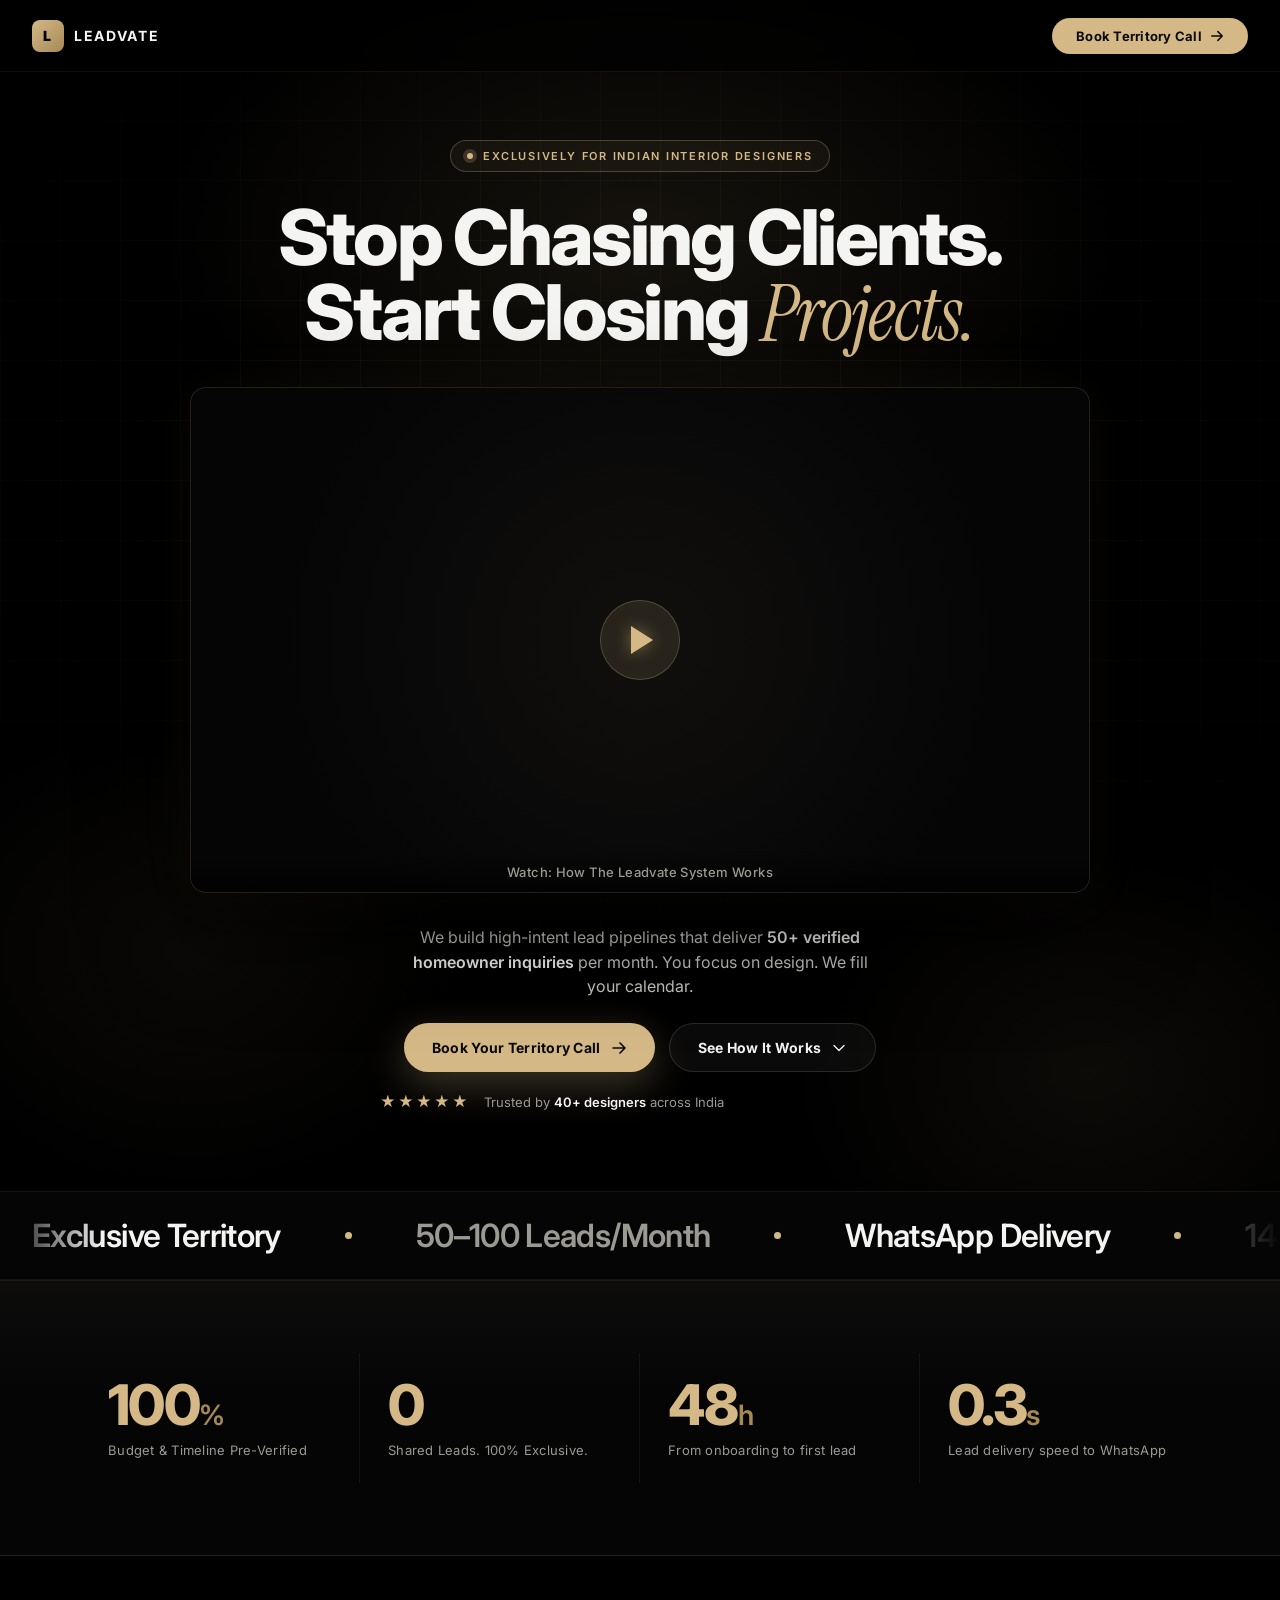
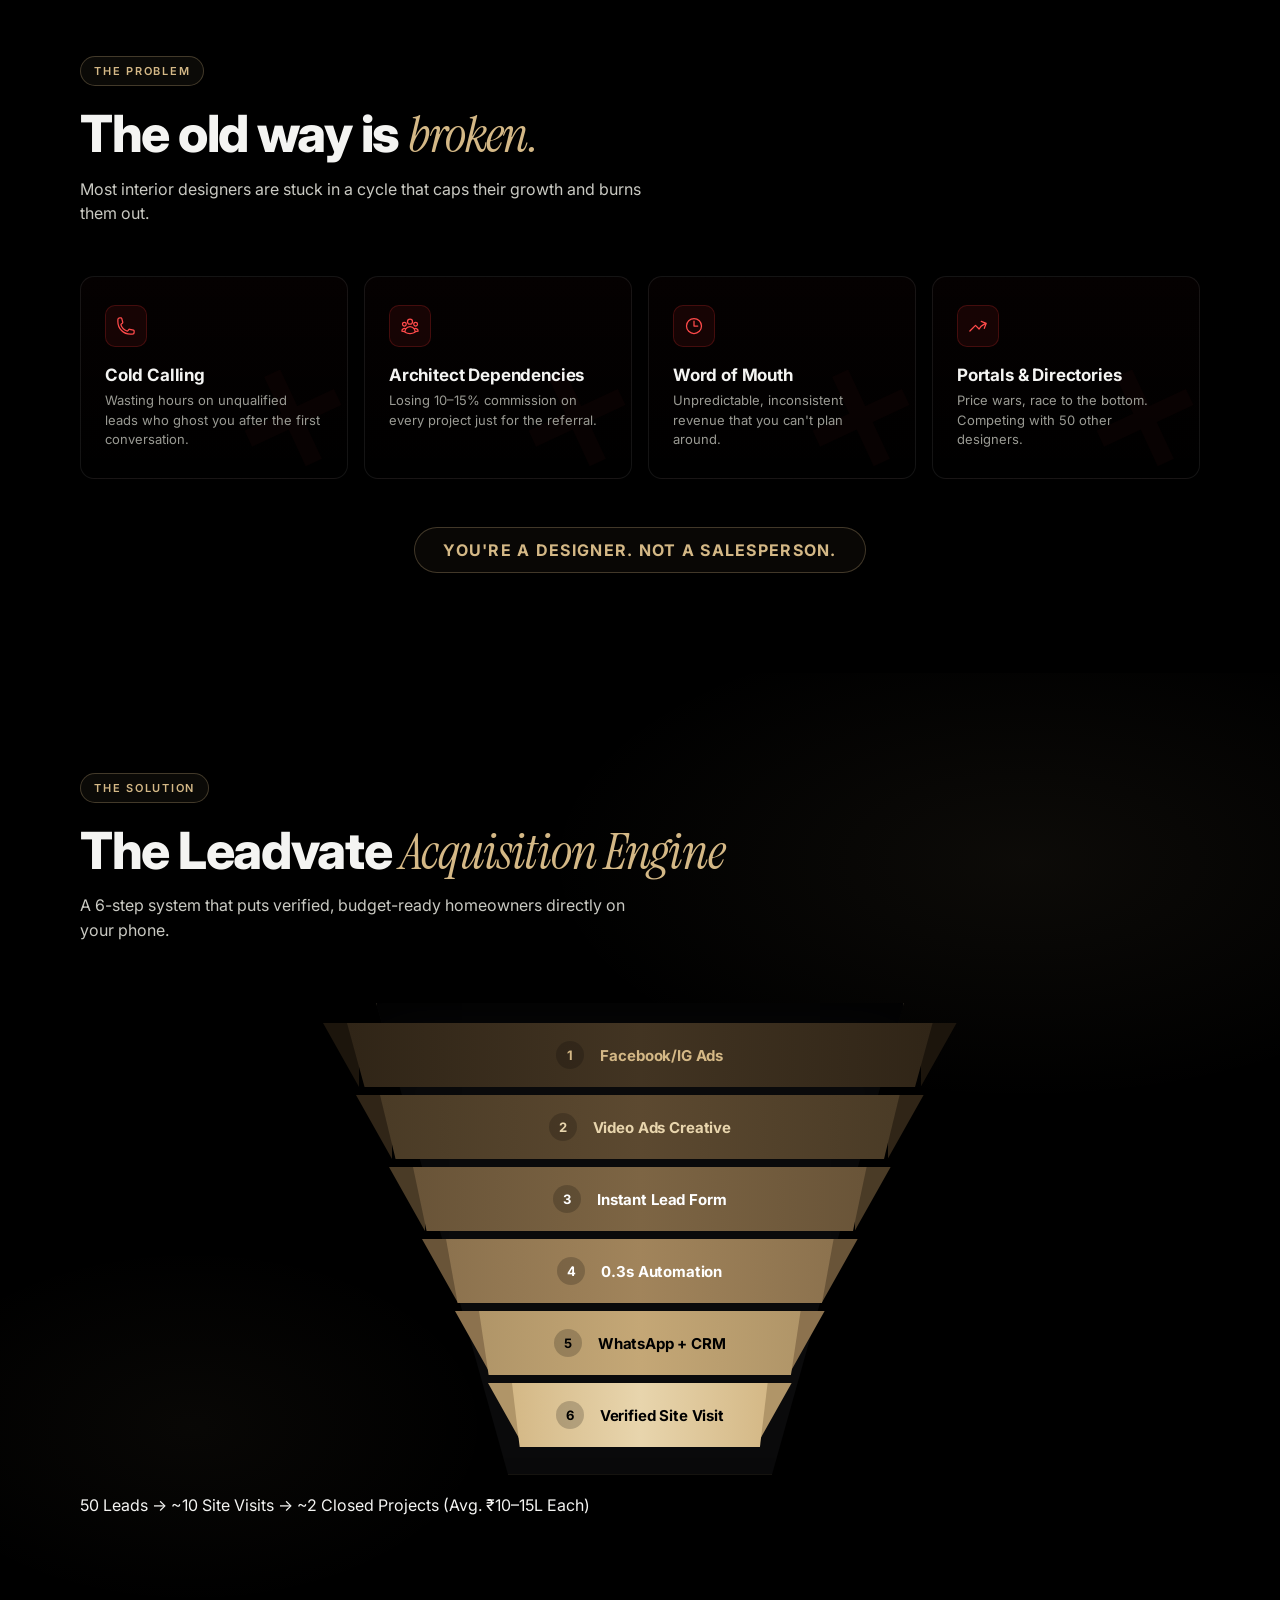
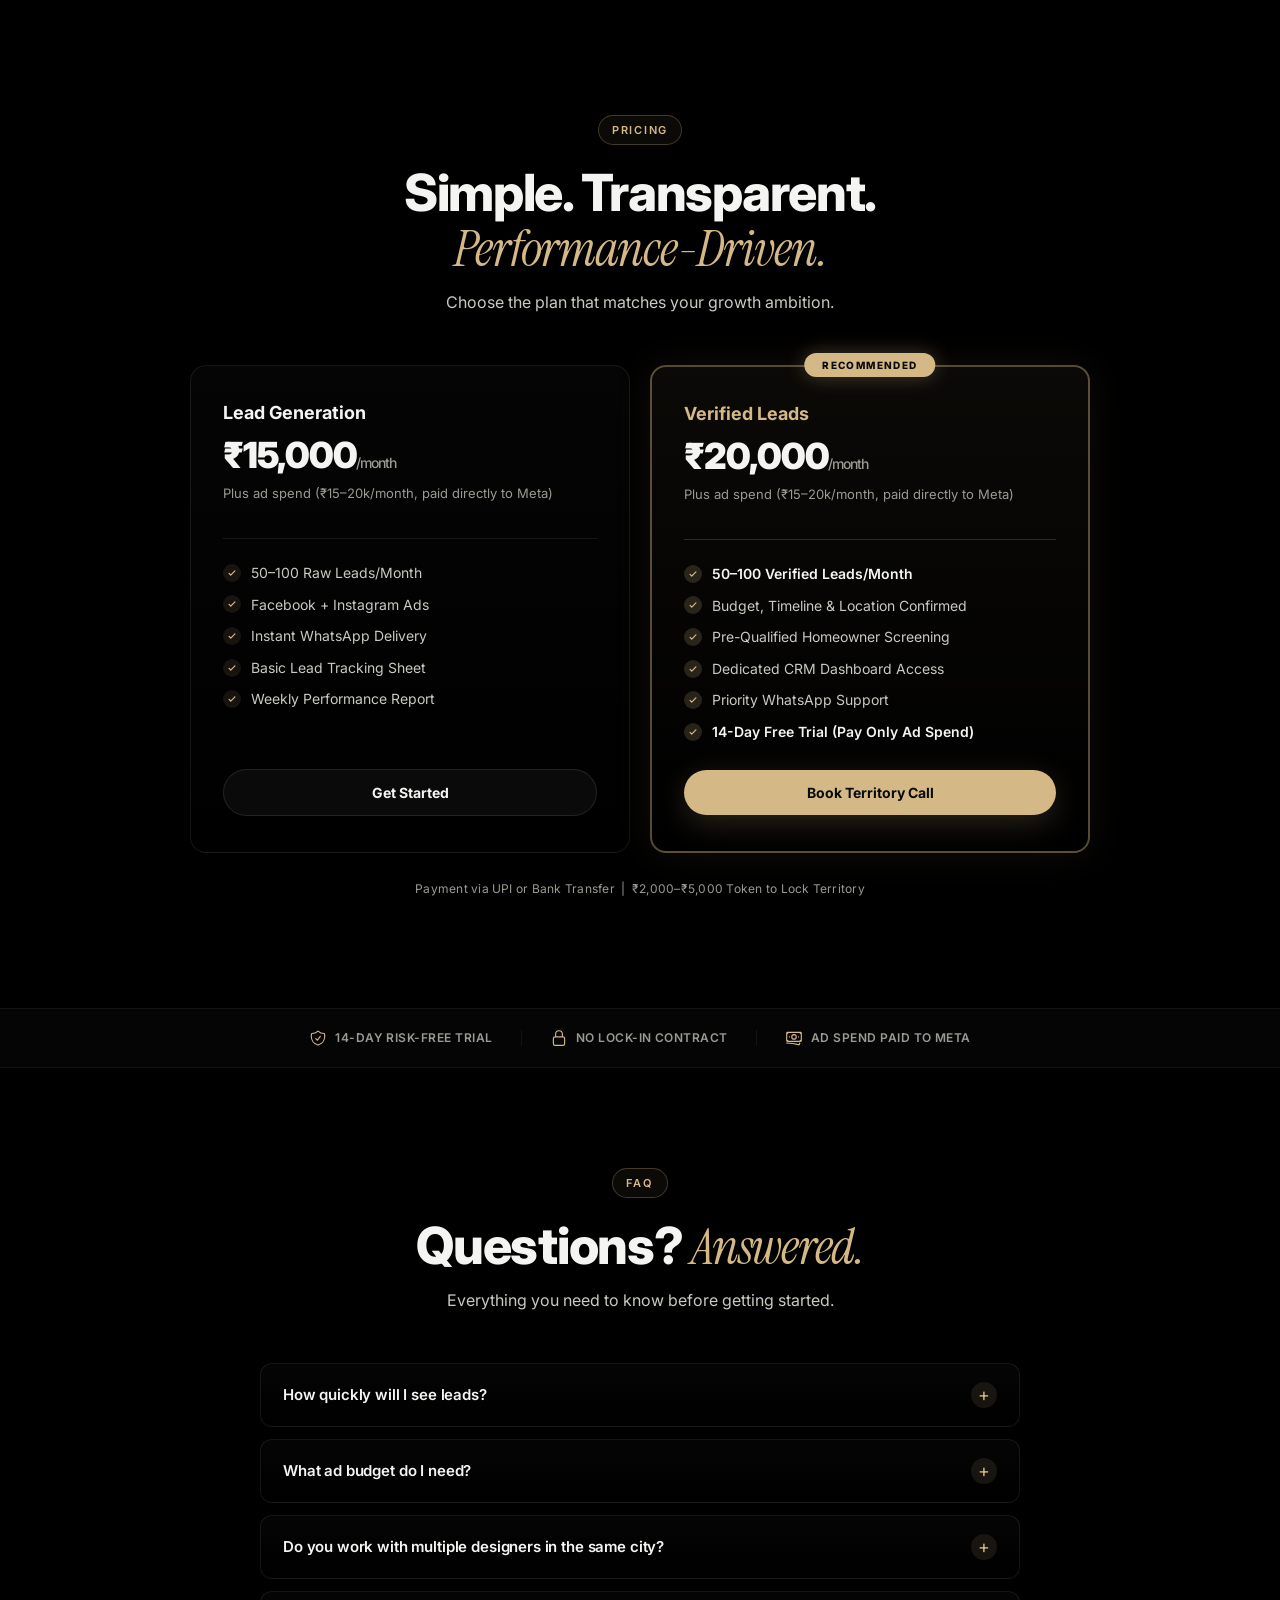
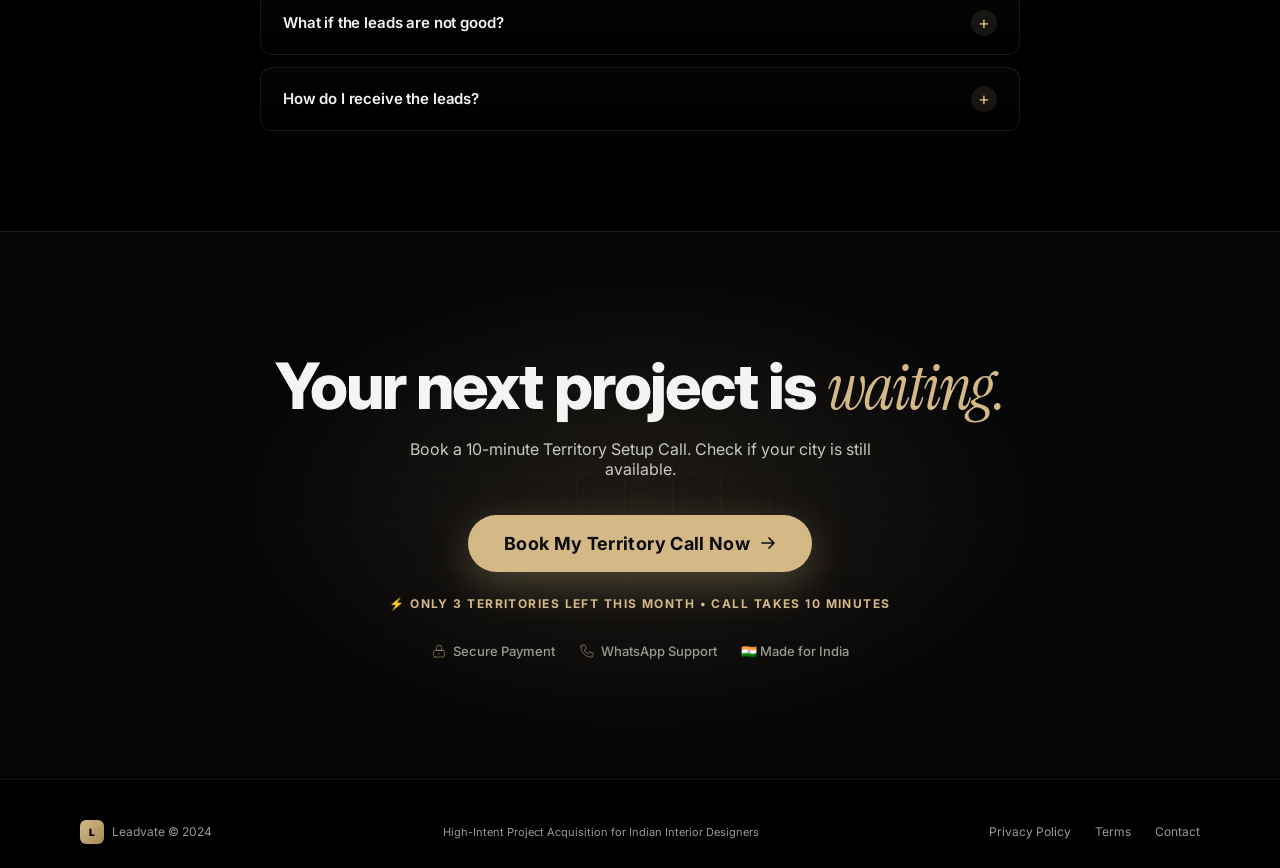
<file: index.html>
<!DOCTYPE html>
<html lang="en" class="scroll-smooth">
<head>
    <meta charset="UTF-8">
    <meta name="viewport" content="width=device-width, initial-scale=1.0">
    <title>Leadvate | Lead Generation for Indian Interior Designers</title>
    <meta name="description" content="Get 50–100 verified homeowner leads per month. Exclusive territory. 14-day trial.">
    
    <!-- Google Fonts -->
    <link rel="preconnect" href="https://fonts.googleapis.com">
    <link rel="preconnect" href="https://fonts.gstatic.com" crossorigin>
    <link href="https://fonts.googleapis.com/css2?family=Inter:wght@400;500;600;700;800;900&family=Instrument+Serif:ital@0;1&display=swap" rel="stylesheet">

    <style>
    /* ===== CSS VARIABLES ===== */
    :root {
        --accent: #D4B886;
        --accent-soft: #E8D5AD;
        --accent-deep: #A68A56;
        --ink: #000000;
        --surface: #0a0a0b;
        --surface-2: #111113;
        --text: #f4f4f2;
        --mute: #9a9a93;
        --line: rgba(212, 184, 134, 0.28);
        --line-2: rgba(255,255,255,0.08);
        --sans: 'Inter', Arial, Helvetica, sans-serif;
        --serif: 'Instrument Serif', Georgia, serif;
    }

    /* ===== RESET ===== */
    *, *::before, *::after { box-sizing: border-box; }
    html { scroll-behavior: smooth; }
    body { 
        margin: 0; padding: 0; 
        background: var(--ink); color: var(--text); 
        font-family: var(--sans); 
        -webkit-font-smoothing: antialiased; 
        overflow-x: hidden;
    }
    img { display: block; max-width: 100%; }
    a { color: inherit; text-decoration: none; }

    /* ===== SCROLLBAR ===== */
    ::-webkit-scrollbar { width: 6px; }
    ::-webkit-scrollbar-track { background: #000; }
    ::-webkit-scrollbar-thumb { background: #1A1A1A; border-radius: 3px; }
    ::-webkit-scrollbar-thumb:hover { background: var(--accent); }
    ::selection { background: var(--accent); color: #000; }

    /* ===== NAV ===== */
    .nav {
        position: fixed; top: 0; left: 0; right: 0; z-index: 100;
        padding: 0 32px;
        display: flex; align-items: center; justify-content: space-between;
        height: 72px;
        background: rgba(0,0,0,0.6);
        backdrop-filter: blur(16px); -webkit-backdrop-filter: blur(16px);
        border-bottom: 1px solid rgba(212,184,134,0.08);
        transition: all 0.3s;
    }
    .nav-logo {
        display: flex; align-items: center; gap: 10px;
        font-weight: 700; letter-spacing: 0.12em; font-size: 14px;
        color: var(--text); text-transform: uppercase;
    }
    .nav-logo-icon {
        width: 32px; height: 32px; border-radius: 8px;
        background: linear-gradient(135deg, var(--accent), var(--accent-deep));
        display: grid; place-items: center;
        color: #000; font-weight: 900; font-size: 14px;
    }
    .nav-cta {
        display: inline-flex; align-items: center; gap: 8px;
        padding: 10px 24px;
        background: var(--accent); color: #0a0a0b;
        font-weight: 700; font-size: 13px; letter-spacing: 0.02em;
        border-radius: 999px;
        transition: transform 0.2s, box-shadow 0.2s;
        box-shadow: 0 0 0 0 rgba(212,184,134,0.4);
    }
    .nav-cta:hover {
        transform: translateY(-1px);
        box-shadow: 0 8px 30px rgba(212,184,134,0.3);
    }
    .nav-cta svg { width: 14px; height: 14px; }
    @media (max-width: 600px) {
        .nav { padding: 0 16px; }
        .nav-cta { font-size: 11px; padding: 8px 16px; }
    }

    /* ===== HERO ===== */
    .hero {
        position: relative;
        min-height: 100vh;
        padding: 140px 32px 80px;
        display: flex; flex-direction: column;
        align-items: center; justify-content: center;
        text-align: center;
        overflow: hidden; isolation: isolate;
    }
    .hero::before {
        content: ''; position: absolute; inset: 0;
        background:
            radial-gradient(800px 500px at 50% 20%, rgba(212,184,134,0.10), transparent 60%),
            radial-gradient(500px 400px at 15% 80%, rgba(212,184,134,0.05), transparent 60%),
            radial-gradient(500px 400px at 85% 90%, rgba(212,184,134,0.06), transparent 60%);
        z-index: -1;
    }
    .hero::after {
        content: ''; position: absolute; inset: 0;
        background-image:
            linear-gradient(rgba(212,184,134,0.04) 1px, transparent 1px),
            linear-gradient(90deg, rgba(212,184,134,0.04) 1px, transparent 1px);
        background-size: 60px 60px;
        mask-image: radial-gradient(ellipse 80% 60% at 50% 40%, #000 40%, transparent 80%);
        -webkit-mask-image: radial-gradient(ellipse 80% 60% at 50% 40%, #000 40%, transparent 80%);
        z-index: -1;
    }
    @media (max-width: 760px) {
        .hero { padding: 120px 20px 60px; min-height: auto; }
    }

    /* ===== EYEBROW BADGE ===== */
    .eyebrow {
        display: inline-flex; align-items: center; gap: 10px;
        padding: 8px 16px; border: 1px solid var(--line);
        border-radius: 999px;
        font-size: 11px; letter-spacing: 0.16em; text-transform: uppercase;
        color: var(--accent); background: rgba(212,184,134,0.05);
        font-weight: 600; margin-bottom: 28px;
    }
    .eyebrow .dot {
        width: 6px; height: 6px; border-radius: 50%;
        background: var(--accent);
        box-shadow: 0 0 0 4px rgba(212,184,134,0.2);
        animation: pulse-dot 2s infinite;
    }
    @keyframes pulse-dot { 50% { box-shadow: 0 0 0 8px rgba(212,184,134,0); } }

    /* ===== HERO TITLE ===== */
    .hero-title {
        font-weight: 800;
        font-size: clamp(38px, 6vw, 86px);
        line-height: 0.98; letter-spacing: -0.035em;
        margin: 0 0 24px; max-width: 18ch; text-wrap: balance;
    }
    .hero-title em {
        font-family: var(--serif);
        font-style: italic; font-weight: 400;
        color: var(--accent); letter-spacing: -0.02em;
    }
    .hero-sub {
        font-size: clamp(16px, 1.5vw, 19px);
        line-height: 1.55; color: #c9c9c2;
        max-width: 52ch; margin: 0 0 36px; text-wrap: pretty;
    }
    .hero-sub strong { color: var(--text); font-weight: 600; }

    /* ===== BUTTONS ===== */
    .btn {
        display: inline-flex; align-items: center; gap: 10px;
        padding: 15px 28px; font-weight: 700; font-size: 14px;
        letter-spacing: 0.02em; border-radius: 999px;
        cursor: pointer; transition: transform 0.2s, box-shadow 0.2s;
        border: none; white-space: nowrap; text-decoration: none;
    }
    .btn-primary {
        background: var(--accent); color: #0a0a0b;
        box-shadow: 0 12px 40px rgba(212,184,134,0.3);
    }
    .btn-primary:hover {
        transform: translateY(-2px);
        box-shadow: 0 18px 50px rgba(212,184,134,0.45);
    }
    .btn-ghost {
        background: rgba(255,255,255,0.04); color: var(--text);
        border: 1px solid rgba(255,255,255,0.12);
    }
    .btn-ghost:hover { border-color: var(--accent); color: var(--accent); }
    .btn svg { width: 16px; height: 16px; }

    .hero-ctas {
        display: flex; gap: 14px; flex-wrap: wrap; justify-content: center;
        margin-bottom: 8px;
    }
    .hero-proof {
        margin-top: 40px;
        display: flex; align-items: center; gap: 14px;
        color: var(--mute); font-size: 13px;
    }
    .hero-proof .stars { color: var(--accent); letter-spacing: 2px; font-size: 15px; }
    .hero-proof b { color: var(--text); font-weight: 600; }

    /* ===== VSL VIDEO ===== */
    .vsl-wrap {
        width: 100%; max-width: 900px;
        margin: 48px auto 0;
        position: relative;
        border-radius: 16px; overflow: hidden;
        border: 1px solid rgba(212,184,134,0.15);
        box-shadow: 0 40px 100px rgba(0,0,0,0.6), 0 0 60px rgba(212,184,134,0.06);
        aspect-ratio: 16/9;
        background: #050506;
        cursor: pointer;
    }
    .vsl-wrap::before {
        content: ''; position: absolute; inset: 0;
        background: radial-gradient(circle at 50% 50%, rgba(212,184,134,0.06), transparent 70%);
    }
    .vsl-play {
        position: absolute; top: 50%; left: 50%; transform: translate(-50%, -50%);
        width: 80px; height: 80px; border-radius: 50%;
        background: rgba(212,184,134,0.12); border: 1px solid rgba(212,184,134,0.25);
        display: grid; place-items: center;
        transition: all 0.4s;
        animation: glow-pulse 2s ease-in-out infinite alternate;
    }
    @keyframes glow-pulse {
        0% { box-shadow: 0 0 20px rgba(212,184,134,0.15); }
        100% { box-shadow: 0 0 40px rgba(212,184,134,0.3); }
    }
    .vsl-wrap:hover .vsl-play {
        background: rgba(212,184,134,0.2); transform: translate(-50%, -50%) scale(1.08);
    }
    .vsl-play-tri {
        width: 0; height: 0;
        border-top: 14px solid transparent;
        border-left: 22px solid var(--accent);
        border-bottom: 14px solid transparent;
        margin-left: 4px;
        filter: drop-shadow(0 0 8px rgba(212,184,134,0.5));
    }
    .vsl-label {
        position: absolute; bottom: 0; left: 0; right: 0;
        padding: 12px 16px;
        background: linear-gradient(to top, rgba(0,0,0,0.8), transparent);
        text-align: center; color: var(--mute); font-size: 13px; font-weight: 500;
        letter-spacing: 0.03em;
    }

    /* ===== MARQUEE ===== */
    .marquee-wrap {
        padding: 24px 0;
        background: #050506;
        border-top: 1px solid rgba(212,184,134,0.08);
        border-bottom: 1px solid rgba(212,184,134,0.08);
        overflow: hidden;
    }
    .marquee-track {
        display: flex; gap: 0;
        animation: marquee-scroll 40s linear infinite;
        flex-shrink: 0; width: max-content;
    }
    .marquee-track:hover { animation-play-state: paused; }
    @keyframes marquee-scroll {
        from { transform: translateX(0); }
        to { transform: translateX(-50%); }
    }
    .marquee-item {
        display: inline-flex; align-items: center; gap: 32px;
        padding: 0 32px;
        font-weight: 600; font-size: clamp(20px, 2.5vw, 36px);
        letter-spacing: -0.02em; white-space: nowrap; color: var(--text);
    }
    .marquee-item::after {
        content: ''; display: inline-block;
        width: 7px; height: 7px;
        background: var(--accent); border-radius: 50%; margin-left: 32px;
    }
    .marquee-item.alt { color: var(--mute); }
    .marquee-mask {
        mask-image: linear-gradient(90deg, transparent 0, #000 8%, #000 92%, transparent 100%);
        -webkit-mask-image: linear-gradient(90deg, transparent 0, #000 8%, #000 92%, transparent 100%);
        overflow: hidden;
    }

    /* ===== SHARED SECTION ===== */
    .section {
        position: relative; padding: 100px 32px;
        isolation: isolate;
    }
    .section-wrap { max-width: 1120px; margin: 0 auto; }
    .section-eyebrow {
        display: inline-flex; align-items: center; gap: 10px;
        padding: 7px 13px; border: 1px solid var(--line);
        border-radius: 999px;
        font-size: 11px; letter-spacing: 0.16em; text-transform: uppercase;
        color: var(--accent); background: rgba(212,184,134,0.05);
        font-weight: 600; margin-bottom: 20px;
    }
    .section-title {
        font-weight: 800;
        font-size: clamp(30px, 4vw, 52px);
        line-height: 1.08; letter-spacing: -0.025em;
        margin: 0 0 14px; max-width: 24ch; text-wrap: balance;
    }
    .section-title em {
        font-family: var(--serif); font-style: italic;
        font-weight: 400; color: var(--accent);
    }
    .section-sub {
        font-size: 16px; line-height: 1.55; color: #c9c9c2;
        max-width: 58ch; margin: 0 0 50px; text-wrap: pretty;
    }
    @media (max-width: 760px) {
        .section { padding: 72px 20px; }
        .section-sub { margin-bottom: 36px; }
    }

    /* ===== STATS BAND ===== */
    .stats-band {
        background:
            linear-gradient(180deg, rgba(212,184,134,0.04), transparent 40%),
            #050506;
        padding: 72px 32px;
        border-top: 1px solid rgba(212,184,134,0.12);
        border-bottom: 1px solid rgba(212,184,134,0.12);
    }
    .stats-grid {
        max-width: 1120px; margin: 0 auto;
        display: grid; grid-template-columns: repeat(4, 1fr);
        gap: 0;
    }
    .stat-item {
        padding: 24px 28px;
        border-right: 1px solid rgba(255,255,255,0.06);
    }
    .stat-item:last-child { border-right: none; }
    .stat-num {
        font-weight: 800;
        font-size: clamp(36px, 4.5vw, 56px);
        line-height: 1; letter-spacing: -0.03em;
        color: var(--accent); margin-bottom: 8px;
    }
    .stat-num .unit {
        font-size: 0.5em; color: var(--accent-deep);
        font-weight: 600; letter-spacing: -0.01em;
    }
    .stat-label {
        color: var(--mute); font-size: 13px;
        line-height: 1.4; letter-spacing: 0.02em;
    }
    @media (max-width: 860px) {
        .stats-grid { grid-template-columns: repeat(2, 1fr); }
        .stat-item { border-right: none; border-bottom: 1px solid rgba(255,255,255,0.06); }
        .stat-item:nth-last-child(-n+2) { border-bottom: none; }
    }

    /* ===== PROBLEM CARDS ===== */
    .problems-grid {
        display: grid; grid-template-columns: repeat(4, 1fr);
        gap: 16px; margin-bottom: 48px;
    }
    .problem-card {
        position: relative; overflow: hidden;
        padding: 28px 24px; border-radius: 14px;
        border: 1px solid var(--line-2);
        background: linear-gradient(180deg, rgba(255,50,50,0.02), transparent);
        transition: border-color 0.3s, transform 0.3s, background 0.3s;
    }
    .problem-card:hover {
        border-color: rgba(255,50,50,0.4);
        background: linear-gradient(180deg, rgba(255,50,50,0.06), transparent);
        transform: translateY(-4px);
    }
    .problem-card::before {
        content: '✕';
        position: absolute; right: -10px; bottom: -40px;
        font-size: 160px; font-weight: 900;
        color: rgba(255,50,50,0.03);
        transform: rotate(20deg) scale(0.8);
        transition: transform 0.5s cubic-bezier(0.2, 0.8, 0.2, 1), color 0.3s;
        z-index: 0; pointer-events: none;
    }
    .problem-card:hover::before {
        transform: rotate(0deg) scale(1);
        color: rgba(255,50,50,0.12);
    }
    .problem-icon {
        position: relative; z-index: 1;
        width: 42px; height: 42px; border-radius: 10px;
        background: rgba(255,50,50,0.08); border: 1px solid rgba(255,50,50,0.2);
        display: grid; place-items: center;
        color: #ff4a4a; margin-bottom: 18px;
    }
    .problem-icon svg { width: 20px; height: 20px; }
    .problem-card h3 {
        position: relative; z-index: 1;
        font-size: 17px; font-weight: 700;
        letter-spacing: -0.01em; margin: 0 0 6px;
    }
    .problem-card p {
        position: relative; z-index: 1;
        color: var(--mute); font-size: 13px;
        line-height: 1.5; margin: 0;
    }
    .problem-punchline {
        text-align: center; margin-top: 12px;
    }
    .problem-punchline span {
        display: inline-flex; align-items: center; gap: 10px;
        padding: 12px 28px; border: 1px solid var(--line);
        border-radius: 999px;
        font-size: 16px; font-weight: 700; color: var(--accent);
        letter-spacing: 0.08em; text-transform: uppercase;
        background: rgba(212,184,134,0.04);
    }
    @media (max-width: 860px) {
        .problems-grid { grid-template-columns: repeat(2, 1fr); }
    }
    @media (max-width: 560px) {
        .problems-grid { grid-template-columns: 1fr; }
    }

    /* ===== PROCESS / ENGINE FUNNEL ===== */
    .engine-section {
        background: var(--ink);
        position: relative;
        overflow: hidden;
    }
    .engine-section::before {
        content: ''; position: absolute; inset: 0;
        background:
            radial-gradient(800px 400px at 80% 20%, rgba(212,184,134,0.06), transparent 60%),
            radial-gradient(500px 300px at 15% 80%, rgba(212,184,134,0.04), transparent 60%);
        z-index: -1;
    }
    /* ===== 3D RIBBON FUNNEL ===== */
    .snake-funnel-container {
        position: relative;
        max-width: 660px;
        margin: 60px auto 20px;
        padding: 20px 0;
        display: flex; flex-direction: column;
    }
    .funnel-cone-bg {
        position: absolute;
        top: 0; bottom: 0; left: 10%; right: 10%;
        background: #0a0a0b;
        border: 1px solid rgba(212,184,134,0.15);
        border-top: none;
        clip-path: polygon(0 0, 100% 0, 75% 100%, 25% 100%);
        z-index: 0;
        box-shadow: inset 0 30px 60px rgba(0,0,0,0.9);
    }
    .ribbon {
        width: var(--rw);
        height: 64px;
        margin: 0 auto 8px;
        position: relative;
        z-index: 2;
        opacity: 0;
        transform: translateY(40px) scale(0.95);
        transition: opacity 0.8s cubic-bezier(0.2, 0.8, 0.2, 1), transform 0.8s cubic-bezier(0.2, 0.8, 0.2, 1);
        transition-delay: var(--delay);
        will-change: opacity, transform;
    }
    
    .snake-funnel-container.visible .ribbon {
        opacity: 1;
        transform: translateY(0) scale(1);
    }

    .snake-funnel-container.visible .ribbon:hover {
        transform: scale(1.04) translateY(-4px);
        transition-delay: 0s;
        transition-duration: 0.3s;
        z-index: 20;
    }

    .snake-funnel-container.visible .ribbon:hover .r-front {
        filter: brightness(1.15);
    }
    
    .r-1 { z-index: 10; }
    .r-2 { z-index: 9; }
    .r-3 { z-index: 8; }
    .r-4 { z-index: 7; }
    .r-5 { z-index: 6; }
    .r-6 { z-index: 5; }

    .r-front {
        position: absolute;
        inset: 0 24px;
        background: var(--r-grad);
        clip-path: polygon(0 0, 100% 0, 97% 100%, 3% 100%);
        z-index: 3;
        display: flex; align-items: center; justify-content: center; gap: 16px;
        padding: 0 20px;
    }

    .r-fold-left, .r-fold-right {
        position: absolute;
        top: 0; width: 36px; height: 100%;
        background: var(--r-fold);
        z-index: 1;
    }
    .r-fold-left {
        left: 0;
        clip-path: polygon(0 0, 100% 0, 100% 100%);
    }
    .r-fold-right {
        right: 0;
        clip-path: polygon(0 0, 100% 0, 0 100%);
    }

    .r-num {
        display: flex; align-items: center; justify-content: center;
        width: 28px; height: 28px; border-radius: 50%;
        background: rgba(0,0,0,0.2);
        color: var(--r-text);
        font-size: 13px; font-weight: 700;
        flex-shrink: 0;
    }
    .r-text {
        color: var(--r-text);
        font-size: 15px; font-weight: 700;
        letter-spacing: -0.01em;
        white-space: nowrap;
    }

    @media (max-width: 600px) {
        .r-text { font-size: 13px; }
        .ribbon { height: 56px; }
        .snake-funnel-container { padding: 10px 0; }
        .funnel-cone-bg { left: 2%; right: 2%; }
        .r-front { inset: 0 16px; padding: 0 10px; gap: 8px; }
        .r-fold-left, .r-fold-right { width: 24px; }
    }

    /* ===== PRICING ===== */
    .pricing-grid {
        display: grid; grid-template-columns: repeat(2, 1fr);
        gap: 20px; max-width: 900px; margin: 0 auto;
    }
    .price-card {
        padding: 36px 32px; border-radius: 16px;
        border: 1px solid var(--line-2);
        background: linear-gradient(180deg, rgba(255,255,255,0.02), transparent);
        display: flex; flex-direction: column;
        transition: border-color 0.3s;
    }
    .price-card:hover { border-color: rgba(212,184,134,0.25); }
    .price-card.premium {
        border: 2px solid rgba(212,184,134,0.4);
        background: linear-gradient(180deg, rgba(212,184,134,0.05), transparent);
        position: relative;
        box-shadow: 0 0 40px rgba(212,184,134,0.08);
    }
    .price-card.premium:hover { border-color: rgba(212,184,134,0.6); }
    .price-badge {
        position: absolute; top: -14px; left: 50%; transform: translateX(-50%);
        background: var(--accent); color: #0a0a0b;
        padding: 6px 18px; border-radius: 999px;
        font-size: 10px; font-weight: 800; letter-spacing: 0.14em;
        text-transform: uppercase;
        box-shadow: 0 0 20px rgba(212,184,134,0.3);
    }
    .price-header {
        padding-bottom: 24px; margin-bottom: 24px;
        border-bottom: 1px solid var(--line-2);
    }
    .price-card.premium .price-header { border-color: rgba(212,184,134,0.2); }
    .price-header h3 {
        font-size: 18px; font-weight: 700; margin: 0 0 10px;
    }
    .price-card.premium .price-header h3 { color: var(--accent); }
    .price-amount {
        font-size: 36px; font-weight: 900; letter-spacing: -0.03em;
    }
    .price-amount span { font-size: 14px; font-weight: 500; color: var(--mute); }
    .price-note {
        font-size: 13px; color: var(--mute); margin-top: 8px;
    }
    .price-features {
        list-style: none; padding: 0; margin: 0 0 28px;
        display: flex; flex-direction: column; gap: 12px;
        flex: 1;
    }
    .price-features li {
        display: flex; align-items: center; gap: 10px;
        font-size: 14px; color: #c9c9c2; line-height: 1.4;
    }
    .price-features li .check {
        width: 18px; height: 18px; border-radius: 50%; flex-shrink: 0;
        background: rgba(212,184,134,0.1);
        display: grid; place-items: center;
    }
    .price-card.premium .price-features li .check {
        background: rgba(212,184,134,0.18);
    }
    .price-features li .check svg { width: 10px; height: 10px; color: var(--accent); }
    .price-features li.highlight { color: var(--text); font-weight: 600; }
    .price-cta {
        width: 100%; padding: 14px 0; border-radius: 999px;
        font-weight: 700; font-size: 14px; text-align: center;
        cursor: pointer; transition: all 0.2s; border: none; display: block;
    }
    .price-cta-ghost {
        background: rgba(255,255,255,0.04);
        border: 1px solid rgba(255,255,255,0.1);
        color: var(--text);
    }
    .price-cta-ghost:hover { border-color: var(--accent); color: var(--accent); }
    .price-cta-primary {
        background: var(--accent); color: #0a0a0b;
        box-shadow: 0 8px 30px rgba(212,184,134,0.2);
    }
    .price-cta-primary:hover {
        box-shadow: 0 12px 40px rgba(212,184,134,0.35);
        transform: translateY(-1px);
    }
    .price-footer {
        text-align: center; font-size: 12px; color: var(--mute);
        margin-top: 28px; letter-spacing: 0.02em;
    }
    @media (max-width: 760px) {
        .pricing-grid { grid-template-columns: 1fr; }
    }

    /* ===== GUARANTEE BAR ===== */
    .guarantee-bar {
        background: #050506;
        border-top: 1px solid rgba(212,184,134,0.08);
        border-bottom: 1px solid rgba(212,184,134,0.08);
        padding: 20px 32px;
    }
    .guarantee-inner {
        max-width: 900px; margin: 0 auto;
        display: flex; flex-wrap: wrap; justify-content: center;
        gap: 28px; align-items: center;
    }
    .guarantee-item {
        display: flex; align-items: center; gap: 8px;
        font-size: 12px; color: var(--mute); font-weight: 600;
        letter-spacing: 0.04em; text-transform: uppercase;
    }
    .guarantee-item svg { width: 18px; height: 18px; color: var(--accent); }
    .guarantee-sep {
        width: 1px; height: 16px; background: rgba(255,255,255,0.06);
    }
    @media (max-width: 600px) {
        .guarantee-sep { display: none; }
        .guarantee-inner { gap: 16px; }
    }

    /* ===== FAQ ===== */
    .faq-list {
        max-width: 760px; margin: 0 auto;
        display: flex; flex-direction: column; gap: 12px;
    }
    .faq-item {
        border: 1px solid var(--line-2); border-radius: 12px;
        background: linear-gradient(180deg, rgba(255,255,255,0.02), transparent);
        overflow: hidden; transition: border-color 0.3s;
    }
    .faq-item[open] { border-color: rgba(212,184,134,0.3); }
    .faq-item summary {
        list-style: none; padding: 18px 22px;
        cursor: pointer;
        display: flex; align-items: center; justify-content: space-between; gap: 16px;
        font-size: 15px; font-weight: 600; letter-spacing: -0.01em;
    }
    .faq-item summary::-webkit-details-marker { display: none; }
    .faq-item summary::after {
        content: '+'; flex-shrink: 0;
        width: 26px; height: 26px; display: grid; place-items: center;
        border-radius: 50%;
        background: rgba(212,184,134,0.1); color: var(--accent);
        font-weight: 400; font-size: 18px; line-height: 1;
        transition: transform 0.3s, background 0.3s;
    }
    .faq-item[open] summary::after {
        content: '−'; background: var(--accent); color: #0a0a0b;
        transform: rotate(180deg);
    }
    .faq-answer {
        padding: 0 22px 20px;
        color: #c9c9c2; font-size: 14px; line-height: 1.6;
    }

    /* ===== FINAL CTA ===== */
    .final-cta {
        position: relative;
        padding: 120px 32px;
        background:
            radial-gradient(700px 400px at 50% 50%, rgba(212,184,134,0.12), transparent 60%),
            #050506;
        text-align: center;
        isolation: isolate;
        border-top: 1px solid rgba(212,184,134,0.12);
    }
    .final-cta::before {
        content: ''; position: absolute; inset: 0;
        background-image:
            linear-gradient(rgba(212,184,134,0.04) 1px, transparent 1px),
            linear-gradient(90deg, rgba(212,184,134,0.04) 1px, transparent 1px);
        background-size: 48px 48px;
        mask-image: radial-gradient(ellipse 50% 50% at 50% 50%, #000, transparent 80%);
        -webkit-mask-image: radial-gradient(ellipse 50% 50% at 50% 50%, #000, transparent 80%);
        z-index: -1;
    }
    .final-title {
        font-weight: 800;
        font-size: clamp(34px, 5vw, 66px);
        line-height: 1.05; letter-spacing: -0.03em;
        max-width: 20ch; margin: 0 auto 18px; text-wrap: balance;
    }
    .final-title em {
        font-family: var(--serif); font-style: italic;
        font-weight: 400; color: var(--accent);
    }
    .final-sub {
        font-size: 16px; color: #c9c9c2;
        max-width: 50ch; margin: 0 auto 36px;
    }
    .final-urgency {
        margin-top: 24px;
        font-size: 12px; font-weight: 700; color: var(--accent);
        letter-spacing: 0.12em; text-transform: uppercase;
    }
    .final-trust {
        display: flex; flex-wrap: wrap; justify-content: center;
        gap: 24px; margin-top: 32px;
        font-size: 13px; color: var(--mute); font-weight: 500;
    }
    .final-trust span { display: flex; align-items: center; gap: 6px; }
    .final-trust svg { width: 16px; height: 16px; color: rgba(212,184,134,0.5); }
    @media (max-width: 760px) {
        .final-cta { padding: 80px 20px; }
    }

    /* ===== FOOTER ===== */
    .footer {
        background: #000; padding: 40px 32px 24px;
        border-top: 1px solid rgba(212,184,134,0.08);
    }
    .footer-inner {
        max-width: 1120px; margin: 0 auto;
        display: flex; flex-wrap: wrap; justify-content: space-between;
        align-items: center; gap: 16px;
        font-size: 12px; color: var(--mute);
    }
    .footer-brand {
        display: flex; align-items: center; gap: 8px;
    }
    .footer-brand-icon {
        width: 24px; height: 24px; border-radius: 6px;
        background: linear-gradient(135deg, var(--accent), var(--accent-deep));
        display: grid; place-items: center;
        color: #000; font-weight: 900; font-size: 10px;
    }
    .footer-links { display: flex; gap: 24px; }
    .footer-links a { transition: color 0.2s; }
    .footer-links a:hover { color: var(--accent); }

    /* ===== ANIMATIONS ===== */
    .fade-up {
        opacity: 0; transform: translateY(24px);
        transition: opacity 0.7s ease, transform 0.7s cubic-bezier(0.2,0.8,0.2,1);
    }
    .fade-up.visible { opacity: 1; transform: none; }
    .fade-up-d1 { transition-delay: 0.1s; }
    .fade-up-d2 { transition-delay: 0.2s; }
    .fade-up-d3 { transition-delay: 0.3s; }
    .fade-up-d4 { transition-delay: 0.4s; }
    </style>

    <!-- Meta Pixel Code -->
    <script>
    !function(f,b,e,v,n,t,s)
    {if(f.fbq)return;n=f.fbq=function(){n.callMethod?
    n.callMethod.apply(n,arguments):n.queue.push(arguments)};
    if(!f._fbq)f._fbq=n;n.push=n;n.loaded=!0;n.version='2.0';
    n.queue=[];t=b.createElement(e);t.async=!0;
    t.src=v;s=b.getElementsByTagName(e)[0];
    s.parentNode.insertBefore(t,s)}(window, document,'script',
    'https://connect.facebook.net/en_US/fbevents.js');
    fbq('init', '1397636902264951');
    fbq('track', 'PageView');
    </script>
    <noscript><img height="1" width="1" style="display:none"
    src="https://www.facebook.com/tr?id=1397636902264951&ev=PageView&noscript=1"
    /></noscript>
    <!-- End Meta Pixel Code -->
</head>
<body>

    <!-- NAV -->
    <nav class="nav" id="nav">
        <div class="nav-logo">
            <div class="nav-logo-icon">L</div>
            <span>Leadvate</span>
        </div>
        <a href="#calendly" class="nav-cta">
            Book Territory Call
            <svg fill="none" viewBox="0 0 24 24" stroke="currentColor" stroke-width="2.5"><path stroke-linecap="round" stroke-linejoin="round" d="M13.5 4.5 21 12m0 0-7.5 7.5M21 12H3"/></svg>
        </a>
    </nav>

    <!-- HERO -->
    <section class="hero">
        <div class="eyebrow fade-up">
            <span class="dot"></span>
            Exclusively for Indian Interior Designers
        </div>

        <h1 class="hero-title fade-up fade-up-d1">
            Stop Chasing Clients.<br>Start Closing <em>Projects.</em>
        </h1>

        <!-- VSL -->
        <div class="vsl-wrap fade-up fade-up-d2" style="margin-top: 10px;">
            <div class="vsl-play"><div class="vsl-play-tri"></div></div>
            <div class="vsl-label">Watch: How The Leadvate System Works</div>
        </div>

        <div class="hero-cta-group">
            <p class="hero-sub fade-up fade-up-d3" style="font-size: 16px; margin: 32px auto 24px;">
                We build high-intent lead pipelines that deliver <strong>50+ verified homeowner inquiries</strong> per month. You focus on design. We fill your calendar.
            </p>

            <div class="hero-ctas fade-up fade-up-d4">
                <a href="#calendly" class="btn btn-primary">
                    Book Your Territory Call
                    <svg fill="none" viewBox="0 0 24 24" stroke="currentColor" stroke-width="2.5"><path stroke-linecap="round" stroke-linejoin="round" d="M13.5 4.5 21 12m0 0-7.5 7.5M21 12H3"/></svg>
                </a>
                <a href="#how" class="btn btn-ghost">
                    See How It Works
                    <svg fill="none" viewBox="0 0 24 24" stroke="currentColor" stroke-width="2"><path stroke-linecap="round" stroke-linejoin="round" d="m19.5 8.25-7.5 7.5-7.5-7.5"/></svg>
                </a>
            </div>

            <div class="hero-proof fade-up fade-up-d4" style="margin-top: 20px;">
                <span class="stars">★★★★★</span>
                <span>Trusted by <b>40+ designers</b> across India</span>
            </div>
        </div>
    </section>

    <!-- MARQUEE -->
    <div class="marquee-wrap">
        <div class="marquee-mask">
            <div class="marquee-track">
                <span class="marquee-item">Exclusive Territory</span>
                <span class="marquee-item alt">50–100 Leads/Month</span>
                <span class="marquee-item">WhatsApp Delivery</span>
                <span class="marquee-item alt">14-Day Free Trial</span>
                <span class="marquee-item">Verified Homeowners</span>
                <span class="marquee-item alt">₹10–15L Avg. Project</span>
                <span class="marquee-item">Exclusive Territory</span>
                <span class="marquee-item alt">50–100 Leads/Month</span>
                <span class="marquee-item">WhatsApp Delivery</span>
                <span class="marquee-item alt">14-Day Free Trial</span>
                <span class="marquee-item">Verified Homeowners</span>
                <span class="marquee-item alt">₹10–15L Avg. Project</span>
            </div>
        </div>
    </div>

    <!-- STATS BAND -->
    <div class="stats-band">
        <div class="stats-grid">
            <div class="stat-item fade-up">
                <div class="stat-num">100<span class="unit">%</span></div>
                <div class="stat-label">Budget & Timeline Pre-Verified</div>
            </div>
            <div class="stat-item fade-up fade-up-d1">
                <div class="stat-num">0<span class="unit"></span></div>
                <div class="stat-label">Shared Leads. 100% Exclusive.</div>
            </div>
            <div class="stat-item fade-up fade-up-d2">
                <div class="stat-num">48<span class="unit">h</span></div>
                <div class="stat-label">From onboarding to first lead</div>
            </div>
            <div class="stat-item fade-up fade-up-d3">
                <div class="stat-num">0.3<span class="unit">s</span></div>
                <div class="stat-label">Lead delivery speed to WhatsApp</div>
            </div>
        </div>
    </div>

    <!-- PROBLEM SECTION -->
    <section class="section" id="problem">
        <div class="section-wrap">
            <div class="section-eyebrow fade-up">The Problem</div>
            <h2 class="section-title fade-up fade-up-d1">The old way is <em>broken.</em></h2>
            <p class="section-sub fade-up fade-up-d2">Most interior designers are stuck in a cycle that caps their growth and burns them out.</p>

            <div class="problems-grid">
                <div class="problem-card fade-up">
                    <div class="problem-icon">
                        <svg fill="none" viewBox="0 0 24 24" stroke="currentColor" stroke-width="1.5"><path stroke-linecap="round" stroke-linejoin="round" d="M2.25 6.75c0 8.284 6.716 15 15 15h2.25a2.25 2.25 0 0 0 2.25-2.25v-1.372c0-.516-.351-.966-.852-1.091l-4.423-1.106c-.44-.11-.902.055-1.173.417l-.97 1.293c-.282.376-.769.542-1.21.38a12.035 12.035 0 0 1-7.143-7.143c-.162-.441.004-.928.38-1.21l1.293-.97c.363-.271.527-.734.417-1.173L6.963 3.102a1.125 1.125 0 0 0-1.091-.852H4.5A2.25 2.25 0 0 0 2.25 4.5v2.25Z"/></svg>
                    </div>
                    <h3>Cold Calling</h3>
                    <p>Wasting hours on unqualified leads who ghost you after the first conversation.</p>
                </div>
                <div class="problem-card fade-up fade-up-d1">
                    <div class="problem-icon">
                        <svg fill="none" viewBox="0 0 24 24" stroke="currentColor" stroke-width="1.5"><path stroke-linecap="round" stroke-linejoin="round" d="M18 18.72a9.094 9.094 0 0 0 3.741-.479 3 3 0 0 0-4.682-2.72m.94 3.198.001.031c0 .225-.012.447-.037.666A11.944 11.944 0 0 1 12 21c-2.17 0-4.207-.576-5.963-1.584A6.062 6.062 0 0 1 6 18.719m12 0a5.971 5.971 0 0 0-.941-3.197m0 0A5.995 5.995 0 0 0 12 12.75a5.995 5.995 0 0 0-5.058 2.772m0 0a3 3 0 0 0-4.681 2.72 8.986 8.986 0 0 0 3.74.477m.94-3.197a5.971 5.971 0 0 0-.94 3.197M15 6.75a3 3 0 1 1-6 0 3 3 0 0 1 6 0Zm6 3a2.25 2.25 0 1 1-4.5 0 2.25 2.25 0 0 1 4.5 0Zm-13.5 0a2.25 2.25 0 1 1-4.5 0 2.25 2.25 0 0 1 4.5 0Z"/></svg>
                    </div>
                    <h3>Architect Dependencies</h3>
                    <p>Losing 10–15% commission on every project just for the referral.</p>
                </div>
                <div class="problem-card fade-up fade-up-d2">
                    <div class="problem-icon">
                        <svg fill="none" viewBox="0 0 24 24" stroke="currentColor" stroke-width="1.5"><path stroke-linecap="round" stroke-linejoin="round" d="M12 6v6h4.5m4.5 0a9 9 0 1 1-18 0 9 9 0 0 1 18 0Z"/></svg>
                    </div>
                    <h3>Word of Mouth</h3>
                    <p>Unpredictable, inconsistent revenue that you can't plan around.</p>
                </div>
                <div class="problem-card fade-up fade-up-d3">
                    <div class="problem-icon">
                        <svg fill="none" viewBox="0 0 24 24" stroke="currentColor" stroke-width="1.5"><path stroke-linecap="round" stroke-linejoin="round" d="M2.25 18 9 11.25l4.306 4.306a11.95 11.95 0 0 1 5.814-5.518l2.74-1.22m0 0-5.94-2.281m5.94 2.28-2.28 5.941"/></svg>
                    </div>
                    <h3>Portals & Directories</h3>
                    <p>Price wars, race to the bottom. Competing with 50 other designers.</p>
                </div>
            </div>

            <div class="problem-punchline fade-up">
                <span>You're a designer. Not a salesperson.</span>
            </div>
        </div>
    </section>

    <!-- ENGINE / HOW IT WORKS -->
    <section class="section engine-section" id="how">
        <div class="section-wrap">
            <div class="section-eyebrow fade-up">The Solution</div>
            <h2 class="section-title fade-up fade-up-d1">The Leadvate <em>Acquisition Engine</em></h2>
            <p class="section-sub fade-up fade-up-d2">A 6-step system that puts verified, budget-ready homeowners directly on your phone.</p>

            <div class="snake-funnel-container fade-up">
                <div class="funnel-cone-bg"></div>
                
                <div class="ribbon r-1" style="--rw: 96%; --delay: 1.1s; --r-grad: linear-gradient(90deg, #302517, #423422, #302517); --r-fold: #1c150c; --r-text: #D4B886;">
                    <div class="r-fold-left"></div>
                    <div class="r-fold-right"></div>
                    <div class="r-front">
                        <div class="r-num">1</div>
                        <div class="r-text">Facebook/IG Ads</div>
                    </div>
                </div>
            
                <div class="ribbon r-2" style="--rw: 86%; --delay: 0.9s; --r-grad: linear-gradient(90deg, #4A3B26, #5C4930, #4A3B26); --r-fold: #302517; --r-text: #E8D5AD;">
                    <div class="r-fold-left"></div>
                    <div class="r-fold-right"></div>
                    <div class="r-front">
                        <div class="r-num">2</div>
                        <div class="r-text">Video Ads Creative</div>
                    </div>
                </div>
            
                <div class="ribbon r-3" style="--rw: 76%; --delay: 0.7s; --r-grad: linear-gradient(90deg, #695438, #7D6544, #695438); --r-fold: #4A3B26; --r-text: #fff;">
                    <div class="r-fold-left"></div>
                    <div class="r-fold-right"></div>
                    <div class="r-front">
                        <div class="r-num">3</div>
                        <div class="r-text">Instant Lead Form</div>
                    </div>
                </div>
            
                <div class="ribbon r-4" style="--rw: 66%; --delay: 0.5s; --r-grad: linear-gradient(90deg, #8C724E, #A1845B, #8C724E); --r-fold: #695438; --r-text: #fff;">
                    <div class="r-fold-left"></div>
                    <div class="r-fold-right"></div>
                    <div class="r-front">
                        <div class="r-num">4</div>
                        <div class="r-text">0.3s Automation</div>
                    </div>
                </div>
            
                <div class="ribbon r-5" style="--rw: 56%; --delay: 0.3s; --r-grad: linear-gradient(90deg, #B09568, #C4A776, #B09568); --r-fold: #8C724E; --r-text: #000;">
                    <div class="r-fold-left"></div>
                    <div class="r-fold-right"></div>
                    <div class="r-front">
                        <div class="r-num">5</div>
                        <div class="r-text">WhatsApp + CRM</div>
                    </div>
                </div>
            
                <div class="ribbon r-6" style="--rw: 46%; --delay: 0.1s; --r-grad: linear-gradient(90deg, #D4B886, #E8D5AD, #D4B886); --r-fold: #B09568; --r-text: #000;">
                    <div class="r-fold-left"></div>
                    <div class="r-fold-right"></div>
                    <div class="r-front">
                        <div class="r-num">6</div>
                        <div class="r-text">Verified Site Visit</div>
                    </div>
                </div>
            </div>

            <div class="result-banner fade-up">
                50 Leads → ~10 Site Visits → ~2 Closed Projects (Avg. ₹10–15L Each)
            </div>
        </div>
    </section>

    <!-- PRICING -->
    <section class="section" id="pricing">
        <div class="section-wrap" style="text-align:center;">
            <div class="section-eyebrow fade-up">Pricing</div>
            <h2 class="section-title fade-up fade-up-d1" style="margin-left:auto;margin-right:auto;">Simple. Transparent. <em>Performance-Driven.</em></h2>
            <p class="section-sub fade-up fade-up-d2" style="margin-left:auto;margin-right:auto;">Choose the plan that matches your growth ambition.</p>
        </div>

        <div class="pricing-grid fade-up">
            <!-- Basic -->
            <div class="price-card">
                <div class="price-header">
                    <h3>Lead Generation</h3>
                    <div class="price-amount">₹15,000<span>/month</span></div>
                    <p class="price-note">Plus ad spend (₹15–20k/month, paid directly to Meta)</p>
                </div>
                <ul class="price-features">
                    <li><span class="check"><svg fill="none" viewBox="0 0 24 24" stroke="currentColor" stroke-width="3"><path stroke-linecap="round" stroke-linejoin="round" d="M5 13l4 4L19 7"/></svg></span> 50–100 Raw Leads/Month</li>
                    <li><span class="check"><svg fill="none" viewBox="0 0 24 24" stroke="currentColor" stroke-width="3"><path stroke-linecap="round" stroke-linejoin="round" d="M5 13l4 4L19 7"/></svg></span> Facebook + Instagram Ads</li>
                    <li><span class="check"><svg fill="none" viewBox="0 0 24 24" stroke="currentColor" stroke-width="3"><path stroke-linecap="round" stroke-linejoin="round" d="M5 13l4 4L19 7"/></svg></span> Instant WhatsApp Delivery</li>
                    <li><span class="check"><svg fill="none" viewBox="0 0 24 24" stroke="currentColor" stroke-width="3"><path stroke-linecap="round" stroke-linejoin="round" d="M5 13l4 4L19 7"/></svg></span> Basic Lead Tracking Sheet</li>
                    <li><span class="check"><svg fill="none" viewBox="0 0 24 24" stroke="currentColor" stroke-width="3"><path stroke-linecap="round" stroke-linejoin="round" d="M5 13l4 4L19 7"/></svg></span> Weekly Performance Report</li>
                </ul>
                <a href="#calendly" class="price-cta price-cta-ghost">Get Started</a>
            </div>

            <!-- Premium -->
            <div class="price-card premium">
                <div class="price-badge">RECOMMENDED</div>
                <div class="price-header">
                    <h3>Verified Leads</h3>
                    <div class="price-amount">₹20,000<span>/month</span></div>
                    <p class="price-note">Plus ad spend (₹15–20k/month, paid directly to Meta)</p>
                </div>
                <ul class="price-features">
                    <li class="highlight"><span class="check"><svg fill="none" viewBox="0 0 24 24" stroke="currentColor" stroke-width="3"><path stroke-linecap="round" stroke-linejoin="round" d="M5 13l4 4L19 7"/></svg></span> 50–100 Verified Leads/Month</li>
                    <li><span class="check"><svg fill="none" viewBox="0 0 24 24" stroke="currentColor" stroke-width="3"><path stroke-linecap="round" stroke-linejoin="round" d="M5 13l4 4L19 7"/></svg></span> Budget, Timeline & Location Confirmed</li>
                    <li><span class="check"><svg fill="none" viewBox="0 0 24 24" stroke="currentColor" stroke-width="3"><path stroke-linecap="round" stroke-linejoin="round" d="M5 13l4 4L19 7"/></svg></span> Pre-Qualified Homeowner Screening</li>
                    <li><span class="check"><svg fill="none" viewBox="0 0 24 24" stroke="currentColor" stroke-width="3"><path stroke-linecap="round" stroke-linejoin="round" d="M5 13l4 4L19 7"/></svg></span> Dedicated CRM Dashboard Access</li>
                    <li><span class="check"><svg fill="none" viewBox="0 0 24 24" stroke="currentColor" stroke-width="3"><path stroke-linecap="round" stroke-linejoin="round" d="M5 13l4 4L19 7"/></svg></span> Priority WhatsApp Support</li>
                    <li class="highlight"><span class="check"><svg fill="none" viewBox="0 0 24 24" stroke="currentColor" stroke-width="3"><path stroke-linecap="round" stroke-linejoin="round" d="M5 13l4 4L19 7"/></svg></span> 14-Day Free Trial (Pay Only Ad Spend)</li>
                </ul>
                <a href="#calendly" class="price-cta price-cta-primary">Book Territory Call</a>
            </div>
        </div>
        <p class="price-footer fade-up">Payment via UPI or Bank Transfer &nbsp;|&nbsp; ₹2,000–₹5,000 Token to Lock Territory</p>
    </section>

    <!-- GUARANTEE BAR -->
    <div class="guarantee-bar">
        <div class="guarantee-inner">
            <div class="guarantee-item">
                <svg fill="none" viewBox="0 0 24 24" stroke="currentColor" stroke-width="1.5"><path stroke-linecap="round" stroke-linejoin="round" d="M9 12.75 11.25 15 15 9.75m-3-7.036A11.959 11.959 0 0 1 3.598 6 11.99 11.99 0 0 0 3 9.749c0 5.592 3.824 10.29 9 11.623 5.176-1.332 9-6.03 9-11.622 0-1.31-.21-2.571-.598-3.751h-.152c-3.196 0-6.1-1.248-8.25-3.285Z"/></svg>
                14-Day Risk-Free Trial
            </div>
            <div class="guarantee-sep"></div>
            <div class="guarantee-item">
                <svg fill="none" viewBox="0 0 24 24" stroke="currentColor" stroke-width="1.5"><path stroke-linecap="round" stroke-linejoin="round" d="M16.5 10.5V6.75a4.5 4.5 0 1 0-9 0v3.75m-.75 11.25h10.5a2.25 2.25 0 0 0 2.25-2.25v-6.75a2.25 2.25 0 0 0-2.25-2.25H6.75a2.25 2.25 0 0 0-2.25 2.25v6.75a2.25 2.25 0 0 0 2.25 2.25Z"/></svg>
                No Lock-in Contract
            </div>
            <div class="guarantee-sep"></div>
            <div class="guarantee-item">
                <svg fill="none" viewBox="0 0 24 24" stroke="currentColor" stroke-width="1.5"><path stroke-linecap="round" stroke-linejoin="round" d="M2.25 18.75a60.07 60.07 0 0 1 15.797 2.101c.727.198 1.453-.342 1.453-1.096V18.75M3.75 4.5v.75A.75.75 0 0 1 3 6h-.75m0 0v-.375c0-.621.504-1.125 1.125-1.125H20.25M2.25 6v9m18-10.5v.75c0 .414.336.75.75.75h.75m-1.5-1.5h.375c.621 0 1.125.504 1.125 1.125v9.75c0 .621-.504 1.125-1.125 1.125h-.375m1.5-1.5H21a.75.75 0 0 0-.75.75v.75m0 0H3.75m0 0h-.375a1.125 1.125 0 0 1-1.125-1.125V15m1.5 1.5v-.75A.75.75 0 0 0 3 15h-.75M15 10.5a3 3 0 1 1-6 0 3 3 0 0 1 6 0Zm3 0h.008v.008H18V10.5Zm-12 0h.008v.008H6V10.5Z"/></svg>
                Ad Spend Paid to Meta
            </div>
        </div>
    </div>

    <!-- FAQ -->
    <section class="section" id="faq">
        <div class="section-wrap" style="text-align:center;">
            <div class="section-eyebrow fade-up">FAQ</div>
            <h2 class="section-title fade-up fade-up-d1" style="margin-left:auto;margin-right:auto;">Questions? <em>Answered.</em></h2>
            <p class="section-sub fade-up fade-up-d2" style="margin-left:auto;margin-right:auto;">Everything you need to know before getting started.</p>
        </div>

        <div class="faq-list">
            <details class="faq-item fade-up">
                <summary>How quickly will I see leads?</summary>
                <div class="faq-answer">Most designers see their first lead within 24–48 hours of campaign launch. Full optimization happens within 5–7 days.</div>
            </details>
            <details class="faq-item fade-up fade-up-d1">
                <summary>What ad budget do I need?</summary>
                <div class="faq-answer">We recommend ₹15,000–₹20,000/month paid directly to Meta. This typically generates 50–100 leads.</div>
            </details>
            <details class="faq-item fade-up fade-up-d2">
                <summary>Do you work with multiple designers in the same city?</summary>
                <div class="faq-answer">No. We work with strictly ONE designer per city to avoid internal competition. Your territory is protected.</div>
            </details>
            <details class="faq-item fade-up fade-up-d3">
                <summary>What if the leads are not good?</summary>
                <div class="faq-answer">We offer a 14-day trial where you only pay ad spend. If we don't deliver verified leads, you don't continue. Simple.</div>
            </details>
            <details class="faq-item fade-up fade-up-d4">
                <summary>How do I receive the leads?</summary>
                <div class="faq-answer">Leads hit your WhatsApp instantly via automation. You also get access to a CRM dashboard to track all leads, site visits, and conversions.</div>
            </details>
        </div>
    </section>

    <!-- FINAL CTA -->
    <section class="final-cta" id="calendly">
        <h2 class="final-title fade-up">Your next project is <em>waiting.</em></h2>
        <p class="final-sub fade-up fade-up-d1">Book a 10-minute Territory Setup Call. Check if your city is still available.</p>

        <div class="fade-up fade-up-d2">
            <a href="#calendly" class="btn btn-primary" style="font-size:18px;padding:18px 36px;">
                Book My Territory Call Now
                <svg fill="none" viewBox="0 0 24 24" stroke="currentColor" stroke-width="2.5"><path stroke-linecap="round" stroke-linejoin="round" d="M13.5 4.5 21 12m0 0-7.5 7.5M21 12H3"/></svg>
            </a>
        </div>

        <p class="final-urgency fade-up fade-up-d3">⚡ Only 3 territories left this month • Call takes 10 minutes</p>

        <div class="final-trust fade-up fade-up-d4">
            <span>
                <svg fill="none" viewBox="0 0 24 24" stroke="currentColor" stroke-width="1.5"><path stroke-linecap="round" stroke-linejoin="round" d="M12 15v2m-6 4h12a2 2 0 002-2v-6a2 2 0 00-2-2H6a2 2 0 00-2 2v6a2 2 0 002 2zm10-10V7a4 4 0 00-8 0v4h8z"/></svg>
                Secure Payment
            </span>
            <span>
                <svg fill="none" viewBox="0 0 24 24" stroke="currentColor" stroke-width="1.5"><path stroke-linecap="round" stroke-linejoin="round" d="M3 5a2 2 0 012-2h3.28a1 1 0 01.948.684l1.498 4.493a1 1 0 01-.502 1.21l-2.257 1.13a11.042 11.042 0 005.516 5.516l1.13-2.257a1 1 0 011.21-.502l4.493 1.498a1 1 0 01.684.949V19a2 2 0 01-2 2h-1C9.716 21 3 14.284 3 6V5z"/></svg>
                WhatsApp Support
            </span>
            <span>🇮🇳 Made for India</span>
        </div>
    </section>

    <!-- FOOTER -->
    <footer class="footer">
        <div class="footer-inner">
            <div class="footer-brand">
                <div class="footer-brand-icon">L</div>
                <span>Leadvate © 2024</span>
            </div>
            <span style="color:var(--mute);font-size:11px;">High-Intent Project Acquisition for Indian Interior Designers</span>
            <div class="footer-links">
                <a href="#">Privacy Policy</a>
                <a href="#">Terms</a>
                <a href="#">Contact</a>
            </div>
        </div>
    </footer>

    <script>
    // Intersection Observer for fade-up animations
    const observer = new IntersectionObserver((entries) => {
        entries.forEach(entry => {
            if (entry.isIntersecting) {
                entry.target.classList.add('visible');
            }
        });
    }, { threshold: 0.1, rootMargin: '0px 0px -40px 0px' });

    document.querySelectorAll('.fade-up').forEach(el => observer.observe(el));

    // Nav scroll effect
    const nav = document.getElementById('nav');
    window.addEventListener('scroll', () => {
        if (window.scrollY > 60) {
            nav.style.borderBottomColor = 'rgba(212,184,134,0.12)';
            nav.style.boxShadow = '0 4px 30px rgba(0,0,0,0.5)';
        } else {
            nav.style.borderBottomColor = 'rgba(212,184,134,0.08)';
            nav.style.boxShadow = 'none';
        }
    });
    </script>
</body>
</html>
</file>
